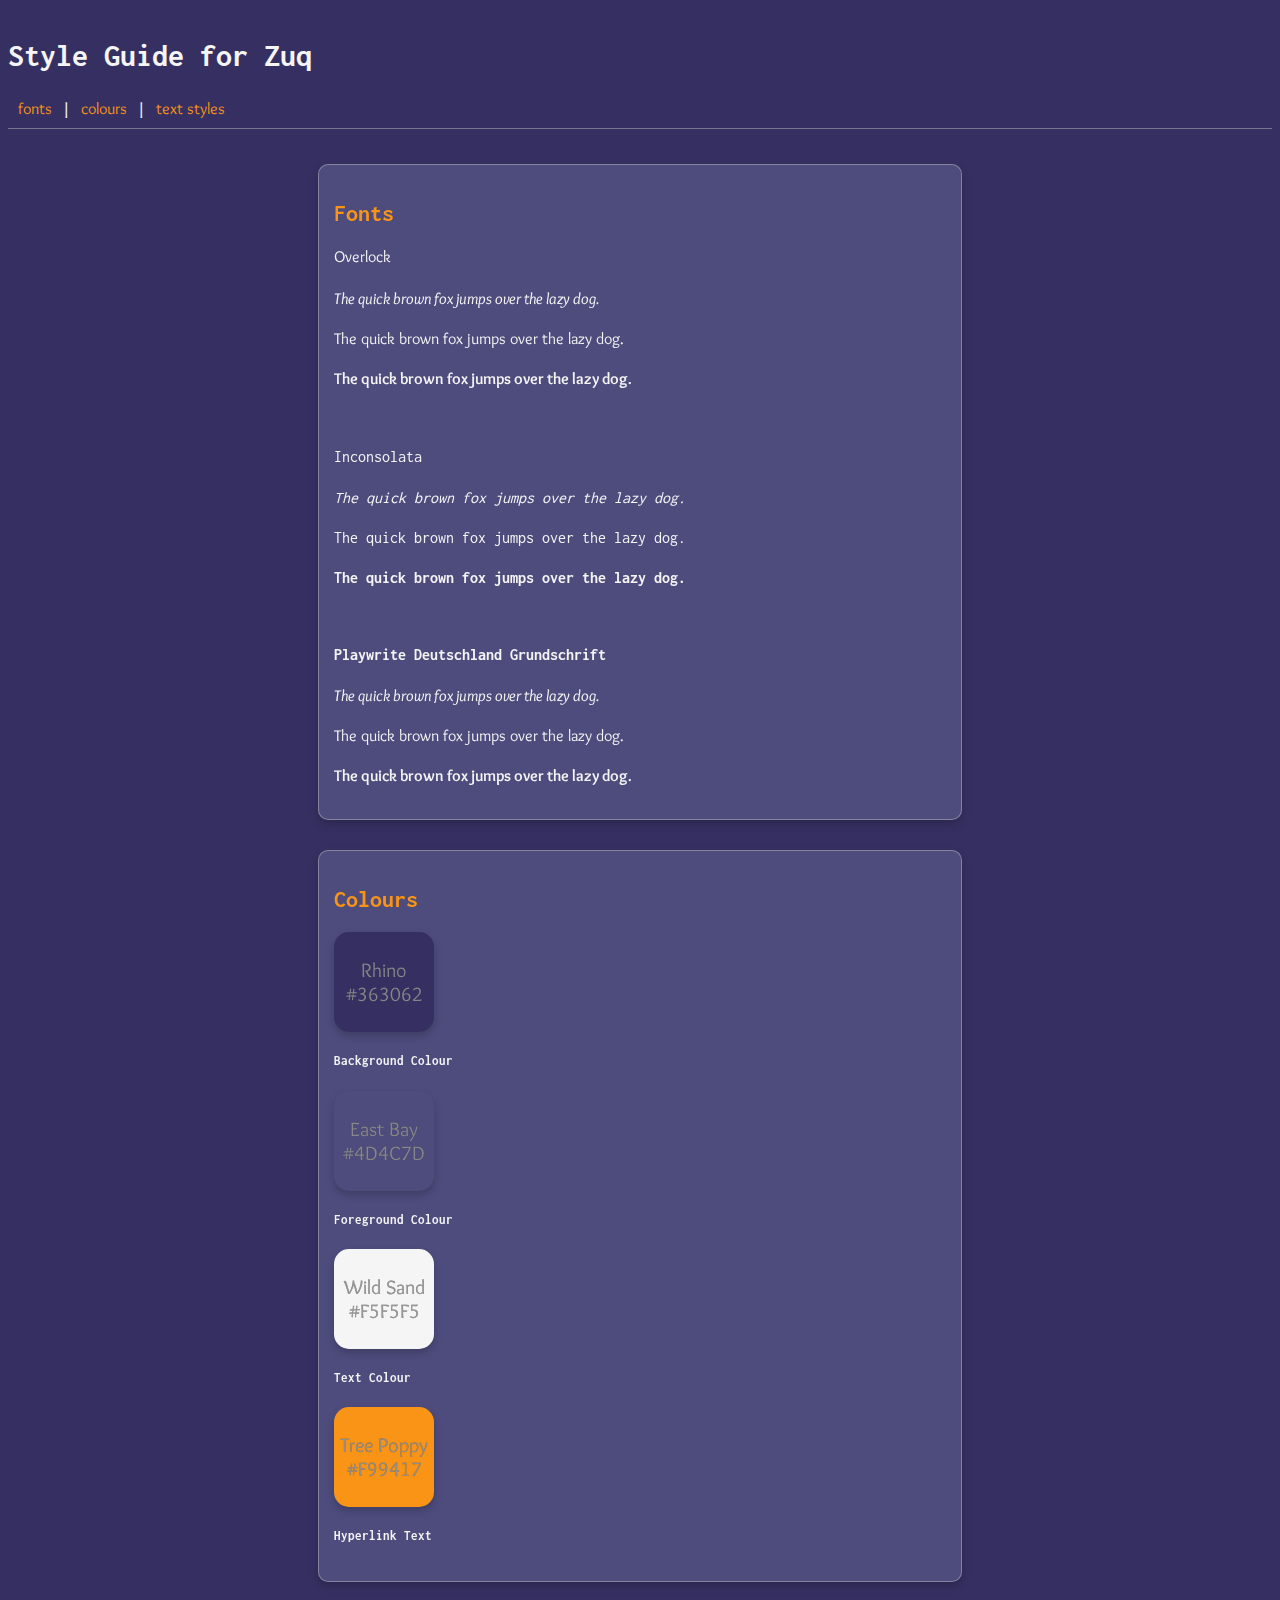
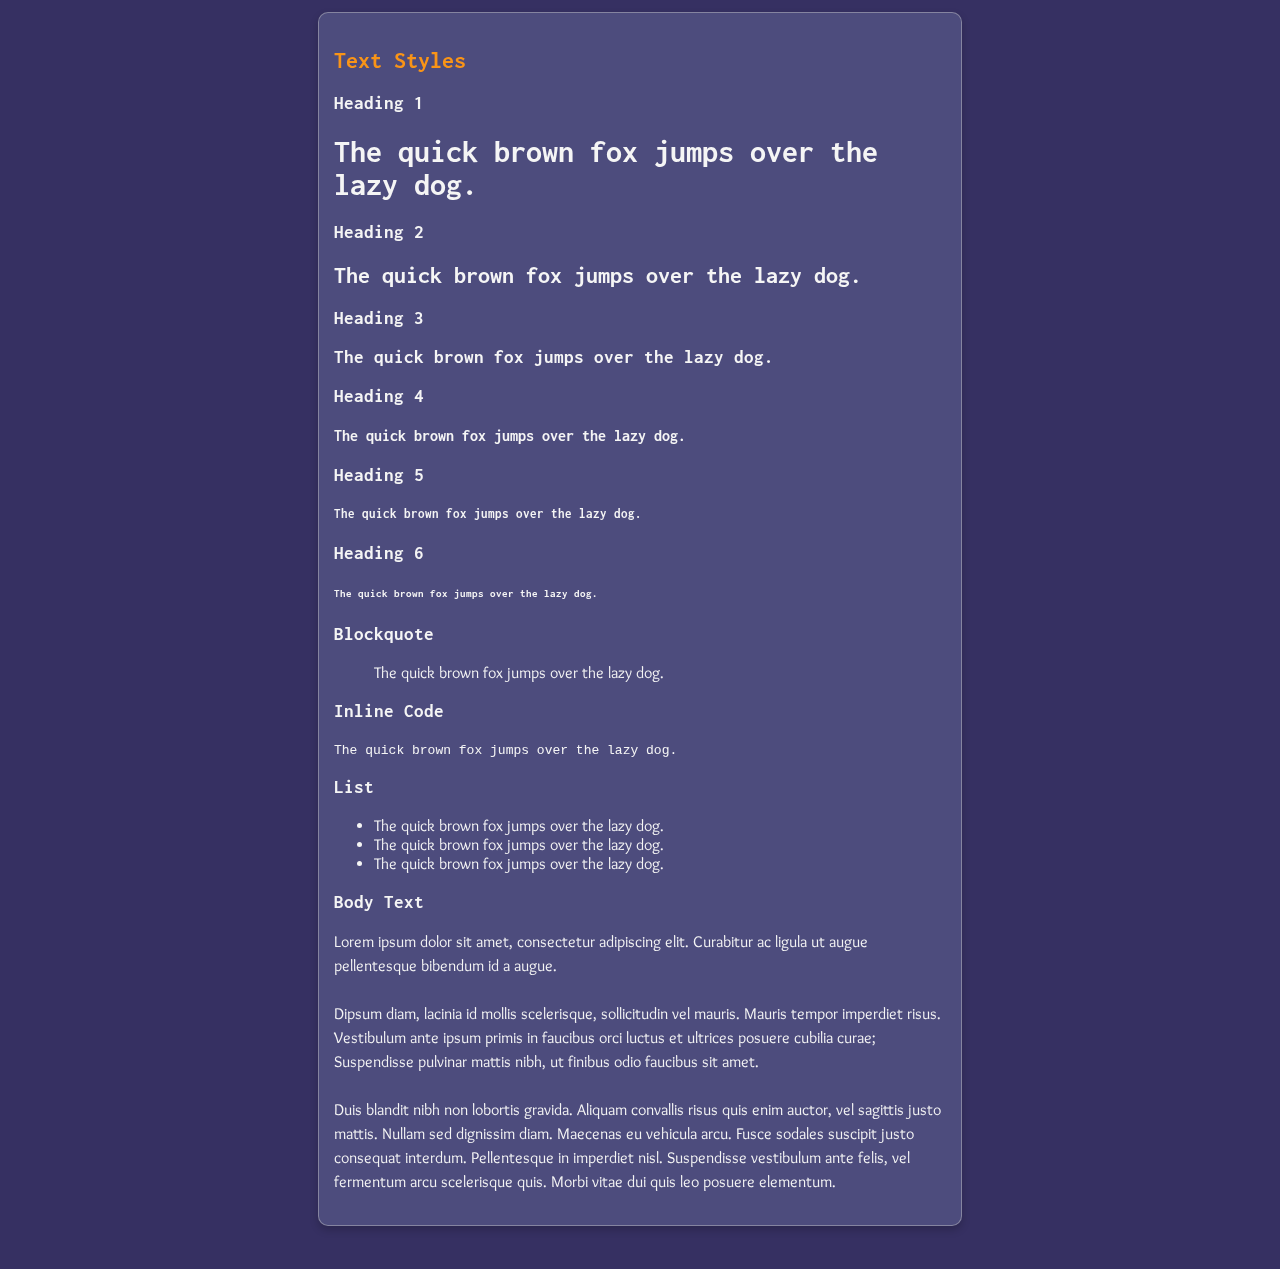
<file: index.html>
<!DOCTYPE html>
<html lang="en">
<head>
    <meta charset="UTF-8">
    <meta name="viewport" content="width=device-width, initial-scale=1.0">
    <title>Style Guide - Zuqury</title>
    <link rel="stylesheet" href="styles.css">
    <link rel="preconnect" href="https://fonts.googleapis.com">
    <link rel="preconnect" href="https://fonts.gstatic.com" crossorigin>
    <link href="https://fonts.googleapis.com/css2?family=Inconsolata:wght@200..900&family=Overlock:ital,wght@0,400;0,700;0,900;1,400;1,700;1,900&family=Playwrite+DE+Grund:wght@100..400&display=swap" rel="stylesheet">
</head>
<body>
    <header>
        <h1>Style Guide for Zuq</h1>
        <nav>
            <ul>
                <li><a href="#fonts">Fonts</a></li>
                <li><a href="#colors">Colours</a></li>
                <li><a href="#styles">Text Styles</a></li>
            </ul>
        </nav>
    </header>

    <main>
        <section id="fonts" class="panel-container">
            <h2><a href="#fonts">Fonts</a></h2>
            <div class="panel">
                <h4 class="overlock-regular">Overlock</h4>
                <p class="overlock-regular-italic">The quick brown fox jumps over the lazy dog.</p>
                <p class="overlock-regular">The quick brown fox jumps over the lazy dog.</p>
                <p class="overlock-bold">The quick brown fox jumps over the lazy dog.</p>
                <br>
                <h4 class="Inconsolata-regular">Inconsolata</h4>
                <p class="Inconsolata-regular-italic">The quick brown fox jumps over the lazy dog.</p>
                <p class="Inconsolata-regular">The quick brown fox jumps over the lazy dog.</p>
                <p class="Inconsolata-bold">The quick brown fox jumps over the lazy dog.</p>
                <br>
                <h4 class="Playwrite">Playwrite Deutschland Grundschrift</h4>
                <p class="Playwrite"><em>The quick brown fox jumps over the lazy dog.</em></p>
                <p class="Playwrite">The quick brown fox jumps over the lazy dog.</p>
                <p class="Playwrite"><strong>The quick brown fox jumps over the lazy dog.</strong></p>
            </div>
        </section>
        <section id="colors" class="panel-container">
            <h2><a href="#colors">Colours</a></h2>
            <div class="panel">
                <div class="color-swatch" style="background-color: #363062;">Rhino<br>#363062</div>
                <h5>Background Colour</h5>
                <div class="color-swatch" style="background-color: #4D4C7D;">East Bay<br>#4D4C7D</div>
                <h5>Foreground Colour</h5>
                <div class="color-swatch" style="background-color: #F5F5F5;">Wild Sand<br>#F5F5F5</div>
                <h5>Text Colour</h5>
                <div class="color-swatch" style="background-color: #F99417;">Tree Poppy<br>#F99417</div>
                <h5>Hyperlink Text</h5>
            </div>
        </section>
        <section id="styles" class="panel-container">
            <h2><a href="#styles">Text Styles</a></h2>    
            <div class="panel">
                <h3>Heading 1</h3>
                <h1 class="font-example">The quick brown fox jumps over the lazy dog.</h1>
                <h3>Heading 2</h3>
                <h2 class="font-example">The quick brown fox jumps over the lazy dog.</h2>
                <h3>Heading 3</h3>
                <h3 class="font-example">The quick brown fox jumps over the lazy dog.</h3>
                <h3>Heading 4</h3>
                <h4 class="font-example">The quick brown fox jumps over the lazy dog.</h4>
                <h3>Heading 5</h3>
                <h5 class="font-example">The quick brown fox jumps over the lazy dog.</h5>
                <h3>Heading 6</h3>
                <h6 class="font-example">The quick brown fox jumps over the lazy dog.</h6>
                <h3>Blockquote</h3>
                <blockquote class="font-example">The quick brown fox jumps over the lazy dog.</blockquote>
                <h3>Inline Code</h3>
                <code class="font-example">The quick brown fox jumps over the lazy dog.</code>
                <h3>List</h3>
                <ul class="font-example">
                    <li>The quick brown fox jumps over the lazy dog.</li>
                    <li>The quick brown fox jumps over the lazy dog.</li>
                    <li>The quick brown fox jumps over the lazy dog.</li>
                </ul>
                <h3>Body Text</h3>
                <p class="overlock-regular">Lorem ipsum dolor sit amet, consectetur adipiscing elit. Curabitur ac ligula ut augue pellentesque bibendum id a augue. <br><br> Dipsum diam, lacinia id mollis scelerisque, sollicitudin vel mauris. Mauris tempor imperdiet risus. Vestibulum ante ipsum primis in faucibus orci luctus et ultrices posuere cubilia curae; Suspendisse pulvinar mattis nibh, ut finibus odio faucibus sit amet. <br><br> Duis blandit nibh non lobortis gravida. Aliquam convallis risus quis enim auctor, vel sagittis justo mattis. Nullam sed dignissim diam. Maecenas eu vehicula arcu. Fusce sodales suscipit justo consequat interdum. Pellentesque in imperdiet nisl. Suspendisse vestibulum ante felis, vel fermentum arcu scelerisque quis. Morbi vitae dui quis leo posuere elementum.
                </p>
            </div>
        </section>
    </main>
    <footer>
        <p>&copy; 2025 Zuqury</p>
    </footer>
</body>
</html>
</file>
<file: styles.css>
.overlock-regular {
    font-family: "Overlock", sans-serif;
    font-weight: 400;
    font-style: normal;
  }
  
  .overlock-bold {
    font-family: "Overlock", sans-serif;
    font-weight: 700;
    font-style: normal;
  }
  
  .overlock-black {
    font-family: "Overlock", sans-serif;
    font-weight: 900;
    font-style: normal;
  }
  
  .overlock-regular-italic {
    font-family: "Overlock", sans-serif;
    font-weight: 400;
    font-style: italic;
  }
  
  .overlock-bold-italic {
    font-family: "Overlock", sans-serif;
    font-weight: 700;
    font-style: italic;
  }
  
  .overlock-black-italic {
    font-family: "Overlock", sans-serif;
    font-weight: 900;
    font-style: italic;
  }

  .Inconsolata-regular {
    font-family: "Inconsolata", sans-serif;
    font-weight: 400;
    font-style: normal;
  }
  
  .Inconsolata-bold {
    font-family: "Inconsolata", sans-serif;
    font-weight: 700;
    font-style: normal;
  }
  
  .Inconsolata-black {
    font-family: "Inconsolata", sans-serif;
    font-weight: 900;
    font-style: normal;
  }
  
  .Inconsolata-regular-italic {
    font-family: "Inconsolata", sans-serif;
    font-weight: 400;
    font-style: italic;
  }
  
  .Inconsolata-bold-italic {
    font-family: "Inconsolata", sans-serif;
    font-weight: 700;
    font-style: italic;
  }
  
  .Inconsolata-black-italic {
    font-family: "Inconsolata", sans-serif;
    font-weight: 900;
    font-style: italic;
  }

  .Playwrite-regular {
    font-family: "Playwrite DE Grund", sans-serif;
    font-weight: 400;
    font-style: normal;
  }
  
  .Playwrite-bold {
    font-family: "Playwrite DE Grund", sans-serif;
    font-weight: 700;
    font-style: normal;
  }
  
  .Playwrite-black {
    font-family: "Playwrite DE Grund", sans-serif;
    font-weight: 900;
    font-style: normal;
  }
  
  .Playwrite-regular-italic {
    font-family: "Playwrite DE Grund", sans-serif;
    font-weight: 400;
    font-style: italic;
  }
  
  .Playwrite-bold-italic {
    font-family: "Playwrite DE Grund", sans-serif;
    font-weight: 700;
    font-style: italic;
  }
  
  .Playwrite-black-italic {
    font-family: "Playwrite DE Grund", sans-serif;
    font-weight: 900;
    font-style: italic;
  }

  html {
    scroll-behavior: smooth;
  }
  
  
  body {
    background-color: #363062;
    color: #F5F5F5;
    z-index: 1;
    font-family: "Overlock", sans-serif;
}

header {
    position: sticky;
    top: 0;
    z-index: 999;
    background-color: #363062;
    width: 100%;
    z-index: 1000;
    border-bottom: 1px solid #cccccc70;
    padding-top: 10px;
}

main {
    position: relative;
    z-index: 1;
    display: flex;
    flex-direction: column;
    align-items: center;
    justify-content: center;
    padding: 20px;
    margin: 0 auto;
}

h1, h2, h3, h4, h5, h6 {
    font-family: "Inconsolata", sans-serif;
    font-weight: 700;
}

p {
    line-height: 1.5;
}

a {
    color: #F99417;
    text-decoration: none;
}

a:hover {
    text-decoration: underline;
}

nav ul {
    display: flex;
    flex-wrap: wrap;
    align-items: end;
    margin: 5px;
    padding: 5px; 
    list-style: none;
    text-transform: lowercase;
}

nav ul li:hover {
    opacity: 0.5;
    transition: all 0.6s ease-in-out;
}

nav ul li:not(:last-child)::after {
    display: inline-block;
    content: " | ";
    font-weight: 700;
    margin: 0 10px;
}

#fonts {
    scroll-margin-top: 100px;
}

#colors {
    scroll-margin-top: 100px;
}

#styles {
    scroll-margin-top: 100px;
}

.panel-container {
    margin: 15px;
    padding: 15px;
    border: 1px solid #cccccc70;
    background-color: rgb(77, 76, 125);
    border-radius: 10px;
    box-shadow: 0 4px 8px rgba(0, 0, 0, 0.2);
    width: 50%;
    flex: auto;
}

.color-swatch {
    color: rgba(156, 156, 156, 0.836);
    border-radius: 15px;
    text-align:center;
    align-content: center;
    text-shadow: #0000007e 0px 0px 0px;
    transition: all 1s ease-in-out;
    box-shadow: 0 4px 8px rgba(0, 0, 0, 0.2);
    font-size: 1.25em;
    width: 100px;
    height: 100px;
}
.color-swatch:hover {
    transform: scale(1.1);
    transition: all 0.5s ease-in-out;
    color: black;
}

footer {
    position: fixed;
    bottom: 0;
    left: 0;
    right: 0;
    background-color: #363062;
    color: #F5F5F5;
    text-align: center;
    margin-top: 40px;
    z-index: 0;
}
</file>
